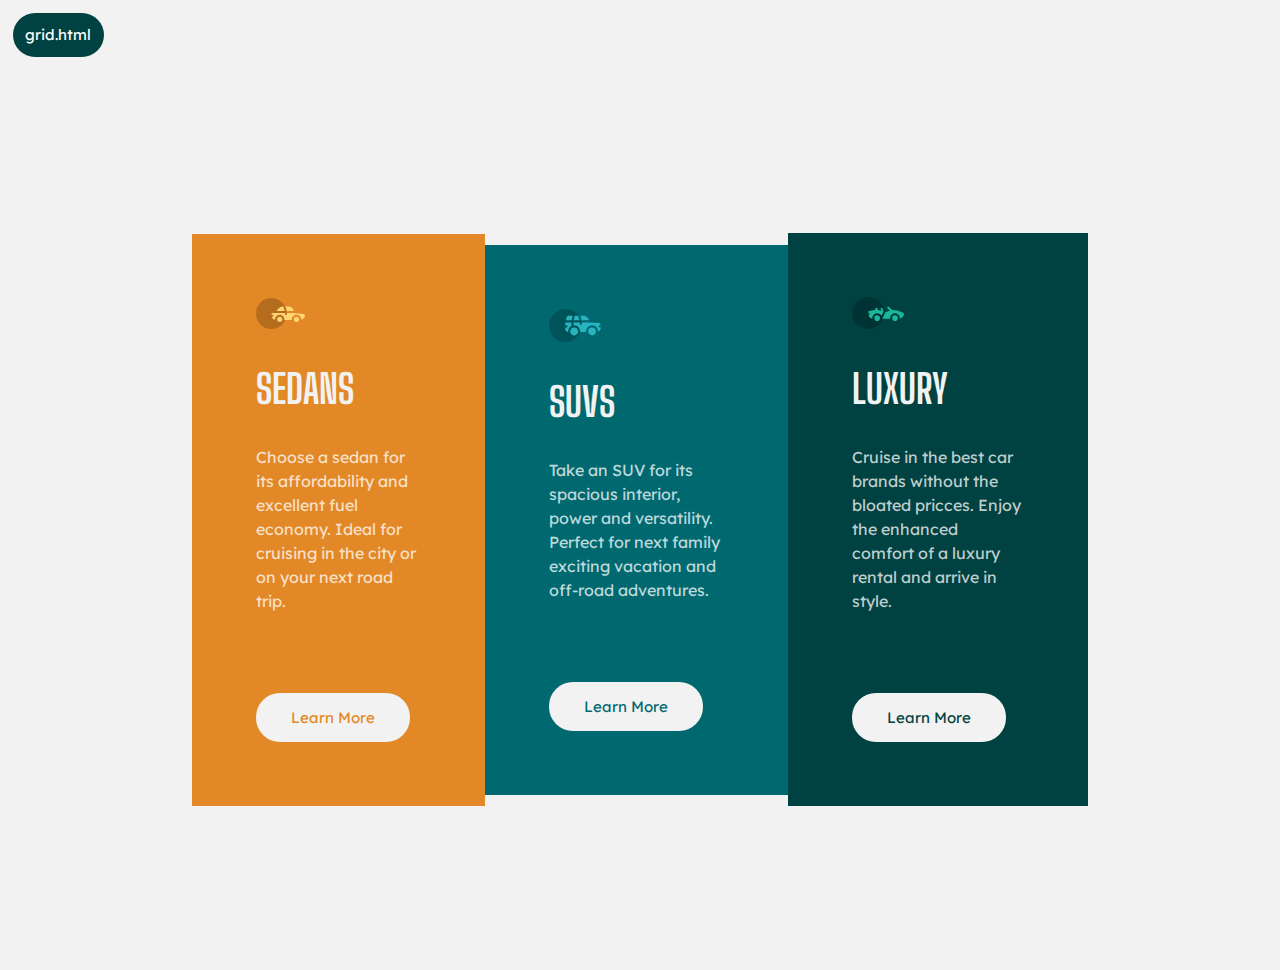
<file: index.html>
<!DOCTYPE html>
<html lang="en">
  <head>
    <meta charset="UTF-8" />
    <meta http-equiv="X-UA-Compatible" content="IE=edge" />
    <meta name="viewport" content="width=device-width, initial-scale=1.0" />
    <title>Document</title>
    <link rel="stylesheet" href="style.css" />
    <link rel="preconnect" href="https://fonts.googleapis.com" />
    <link rel="preconnect" href="https://fonts.gstatic.com" crossorigin />
    <link
      href="https://fonts.googleapis.com/css2?family=Big+Shoulders+Display:wght@700&family=Lexend+Deca&display=swap"
      rel="stylesheet"
    />
  </head>
  <body>
    <main>
      <div class="grid">
        <a class="button grid" href="grid.html">grid.html</a>
      </div>
      <div class="main">
        <div class="first-content card">
          <img src="images/icon-sedans.svg" alt="sedans" />
          <h3>SEDANS</h3>
          <p>
            Choose a sedan for its affordability and excellent fuel economy.
            Ideal for cruising in the city or on your next road trip.
          </p>
          <a class="button" href="#">Learn More</a>
        </div>
        <div class="second-content card">
          <img src="images/icon-suvs.svg" alt="suvs" />
          <h3>SUVS</h3>
          <p>
            Take an SUV for its spacious interior, power and versatility.
            Perfect for next family exciting vacation and off-road adventures.
          </p>
          <a class="button" href="#">Learn More</a>
        </div>
        <div class="third-content card">
          <img src="images/icon-luxury.svg" alt="luxurys" />
          <h3>LUXURY</h3>
          <p>
            Cruise in the best car brands without the bloated pricces. Enjoy the
            enhanced comfort of a luxury rental and arrive in style.
          </p>
          <a class="button" href="#">Learn More</a>
        </div>
      </div>
    </main>
  </body>
</html>
</file>
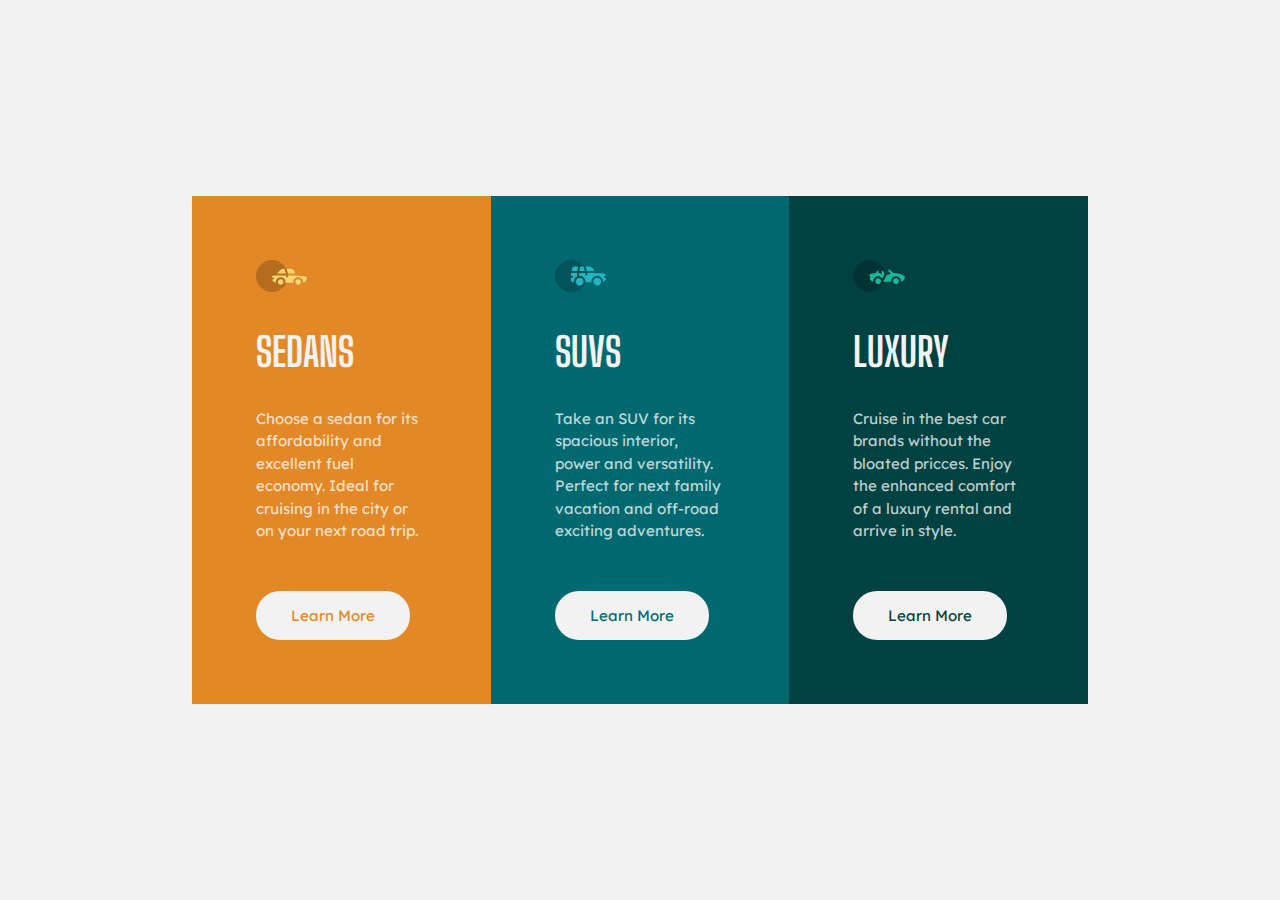
<file: grid.html>
<!DOCTYPE html>
<html lang="en">
  <head>
    <meta charset="UTF-8" />
    <meta http-equiv="X-UA-Compatible" content="IE=edge" />
    <meta name="viewport" content="width=device-width, initial-scale=1.0" />
    <title>Document</title>
    <link rel="stylesheet" href="grid.css" />
    <link rel="preconnect" href="https://fonts.googleapis.com" />
    <link rel="preconnect" href="https://fonts.gstatic.com" crossorigin />
    <link
      href="https://fonts.googleapis.com/css2?family=Big+Shoulders+Display:wght@700&family=Lexend+Deca&display=swap"
      rel="stylesheet"
    />
  </head>
  <body>
    <main>
      <div class="first-content card">
        <img src="images/icon-sedans.svg" alt="sedans" />
        <h3>SEDANS</h3>
        <p>
          Choose a sedan for its affordability and excellent fuel economy. Ideal
          for cruising in the city or on your next road trip.
        </p>
        <a class="button" href="#">Learn More</a>
      </div>
      <div class="second-content card">
        <img src="images/icon-suvs.svg" alt="suvs" />
        <h3>SUVS</h3>
        <p>
          Take an SUV for its spacious interior, power and versatility. Perfect
          for next family vacation and off-road exciting adventures.
        </p>
        <a class="button" href="#">Learn More</a>
      </div>
      <div class="third-content card">
        <img src="images/icon-luxury.svg" alt="luxurys" />
        <h3>LUXURY</h3>
        <p>
          Cruise in the best car brands without the bloated pricces. Enjoy the
          enhanced comfort of a luxury rental and arrive in style.
        </p>
        <a class="button" href="#">Learn More</a>
      </div>
    </main>
  </body>
</html>
</file>
<file: style.css>
* {
  margin: 0;
  padding: 0;
  box-sizing: border-box;
}
a{
  padding-bottom: 2rem;
}
body {
  background-color: hsl(0, 0%, 95%);
  font-size: 100%;
  list-style: 2;
  max-width: 100vw;
}
.button {
  background-color: hsl(0, 0%, 95%);
  border: none;
  border-radius: 24px;
  padding: 15px 35px;
  text-align: center;
  text-decoration: none;
  display: inline-block;
  font-size: 15px;
  font-family: "Lexend Deca", sans-serif;
}
.main {
  width: 70%;
  margin: auto;
  display: flex;
  justify-content: center;
  align-items: center;
  height: 100vh;
}
.card {
  padding: 4rem;
  height:auto;
}
h3 {
  color: hsl(0, 0%, 95%);
  font-family: "Big Shoulders Display", cursive;
  font-size: 2.5rem;
  padding-bottom: 2rem;
}
img {
  padding-bottom: 2rem;
  width: 30%;
}
.grid{
  padding: 1% 1%;
}
.grid .button{
  background-color: hsl(179, 100%, 13%);
  color:white;
}
p {
  color: hsla(0, 0%, 100%, 0.75);
  font-family: "Lexend Deca", sans-serif;
  line-height: 1.5;
  padding-bottom: 5rem;
}
.first-content {
  background-color: hsl(31, 77%, 52%);
}
.first-content .button {
  color: hsl(31, 77%, 52%);
}
.first-content a.button:hover {
  background-color: hsl(31, 77%, 52%);
  color: white;
  border: 2px solid white;
}
.second-content {
  background-color: hsl(184, 100%, 22%);
}
.second-content .button {
  color: hsl(184, 100%, 22%);
}
.second-content a.button:hover {
  background-color: hsl(184, 100%, 22%);
  color: white;
  border: 2px solid white;
}
.third-content {
  background-color: hsl(179, 100%, 13%);
}
.third-content .button {
  color: hsl(179, 100%, 13%);
}
.third-content a.button:hover {
  background-color: hsl(179, 100%, 13%);
  color: white;
  border: 2px solid white;
}

@media screen and (max-width: 375px) {
  .main{
    display:flex;
    flex-direction: column;
    font-size:70%;
    width: 100%;
  }
  .button {
    padding: 5px 14px;
    font-size: 9px;
    font-family: "Lexend Deca", sans-serif;
  }
  .card{
    padding: 1.5rem
  }
  h3 {
    font-size: 1.5rem;
    padding-bottom: 0.5rem;
  }
  img {
    padding-bottom: 0.5rem;
    width: 20%;
  }
  p {
    padding-bottom: 1.5rem;
  }
}
</file>
<file: grid.css>
*{
    margin: 0;
    padding: 0;
    box-sizing: border-box;
  }
  a{
    padding-bottom: 2rem;
  }
  body {
    background-color: hsl(0, 0%, 95%);
    display: grid;
    font-size: 15px;
    place-items: center;
    justify-items: center;
    min-height: 100vh;
  }
  .button {
    background-color: hsl(0, 0%, 95%);
    border: none;
    border-radius: 24px;
    padding: 15px 35px;
    text-align: center;
    text-decoration: none;
    display: inline-block;
    font-size: 15px;
    font-family: "Lexend Deca", sans-serif;
  }
  .card{
    padding: 4rem;
  }
  main {
    display: grid;
    grid-template-areas:
    'a b c';
    margin: auto;
    width:70%;
  }
  h3 {
    color: hsl(0, 0%, 95%);
    font-family: "Big Shoulders Display", cursive;
    font-size: 2.5rem;
    padding-bottom: 2rem;
  }
  img {
    padding-bottom: 2rem;
    width: 30%;
  }
  p {
    color: hsla(0, 0%, 100%, 0.75);
    font-family: "Lexend Deca", sans-serif;
    line-height: 1.5;
    padding-bottom: 3rem;
  }
  .first-content {
    background-color: hsl(31, 77%, 52%);
    grid-area:a;
  }
  .first-content .button {
    color: hsl(31, 77%, 52%);
  }
  .first-content a.button:hover {
    background-color:hsl(31, 77%, 52%);
    color: white;
    border:2px solid white;
  }
  .second-content {
    background-color: hsl(184, 100%, 22%);
    grid-area:b;
  }
  .second-content .button {
    color: hsl(184, 100%, 22%);
  }
  .second-content a.button:hover {
    background-color: hsl(184, 100%, 22%);
    color: white;
    border:2px solid white;
  }
  .third-content {
    background-color: hsl(179, 100%, 13%);
    grid-area:c;
  }
  .third-content .button {
    color: hsl(179, 100%, 13%);
  }
  .third-content a.button:hover {
    background-color: hsl(179, 100%, 13%);
    color: white;
    border:2px solid white;
  }
  
  @media (max-width: 375px) {
    main{
      display:flex;
      flex-direction: column;
      font-size:70%;
      width: 100%;
    }
    .button {
      padding: 5px 14px;
      font-size: 9px;
      font-family: "Lexend Deca", sans-serif;
    }
    .card{
      padding: 1.5rem
    }
    h3 {
      font-size: 1.5rem;
      padding-bottom: 0.5rem;
    }
    img {
      padding-bottom: 0.5rem;
      width: 20%;
    }
    p {
      padding-bottom: 1.5rem;
    }
  }
</file>
